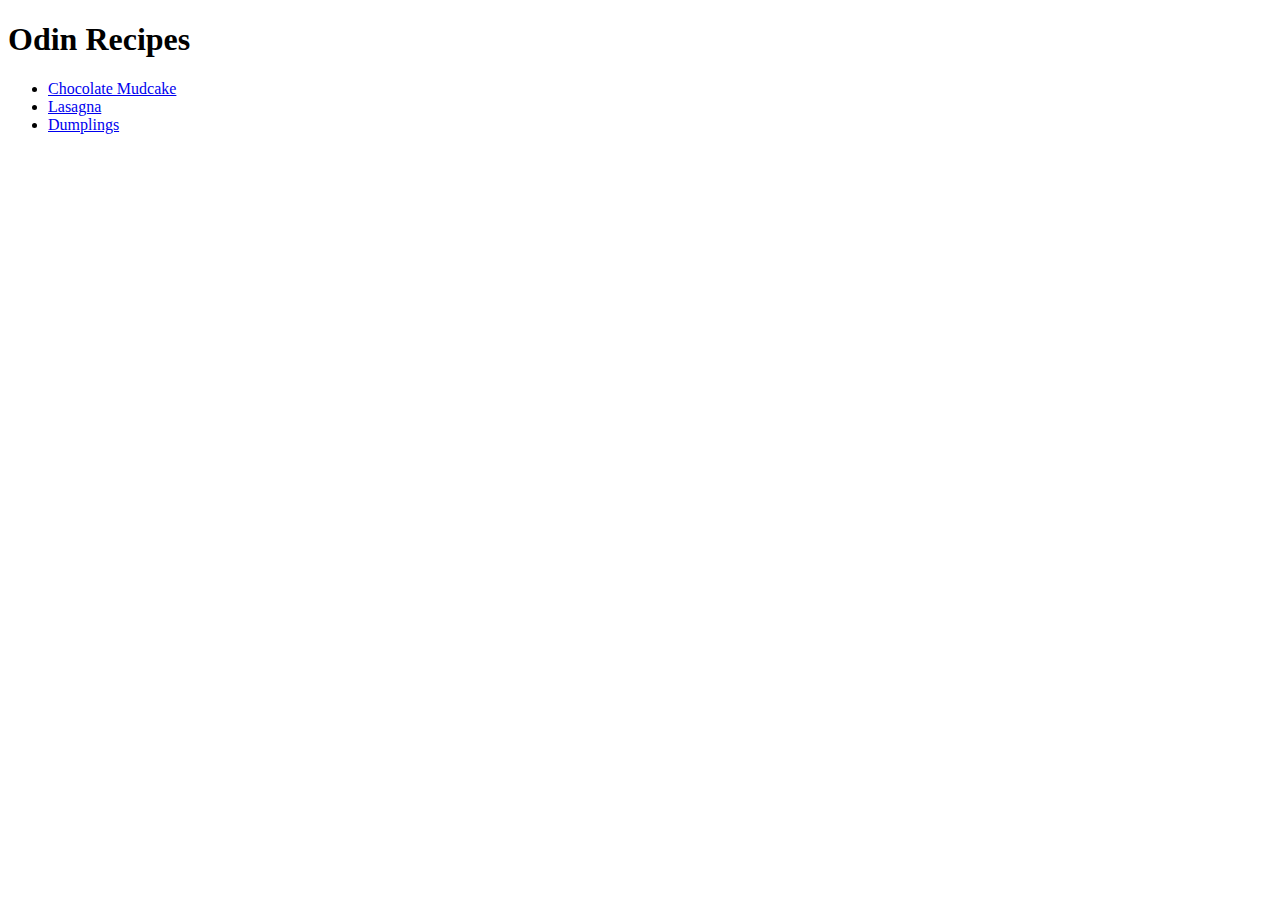
<file: index.html>
<!DOCTYPE HTML>
<html lang = "eng">
<head>
    <meta charset = "UTF-8">
    <title> Odin Recipes </title>
</head>
<body>
    <h1> Odin Recipes </h1>
    <ul>
        <li> <a href = "./recipes/chocolate mudcake.html" rel = "noopener noreferrer"> Chocolate Mudcake </a> </li>
        <li> <a href = "./recipes/lasagna.html" target = "blank" rel = "noopener noreferrer"> Lasagna </a></li>
        <li> <a href = "./recipes/dumplings.html" target = "blank" rel = "noopener no referrer" > Dumplings </a></li>
    </ul>
</body>
</html>
</file>
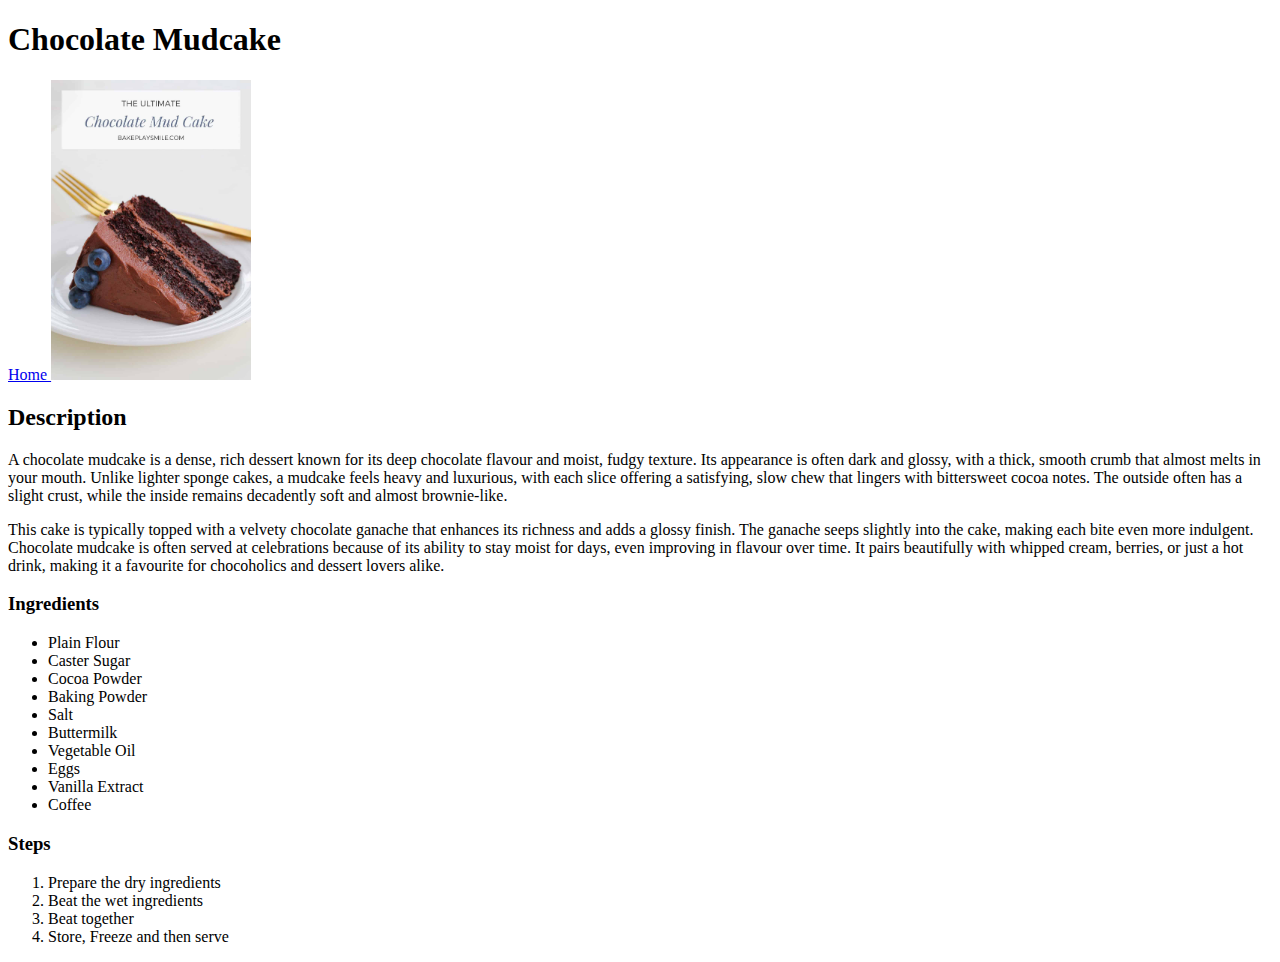
<file: recipes/chocolate mudcake.html>
<!DOCTYPE html>
<html lang = "en">
<head>
    <meta charset = "UTF-8">
    <title> Chocolate Mudcake Recipe</title>
</head>
<body>
    <h1> Chocolate Mudcake </h1>

    
    <a href = "../index.html" target = "blank" rel = "noopener noreferrer"> Home </a>

    <img src = "../images/Covers-3-1.jpg" alt = "This is the cake that you will be making in this recipe course!" height = "300" width = "200">

    <h2> Description </h2>
    <p> A chocolate mudcake is a dense, rich dessert known for its deep chocolate flavour and moist, fudgy texture. Its appearance is often dark and glossy, with a thick, smooth crumb that almost melts in your mouth. Unlike lighter sponge cakes, a mudcake feels heavy and luxurious, with each slice offering a satisfying, slow chew that lingers with bittersweet cocoa notes. The outside often has a slight crust, while the inside remains decadently soft and almost brownie-like. </p>
    
    <p> This cake is typically topped with a velvety chocolate ganache that enhances its richness and adds a glossy finish. The ganache seeps slightly into the cake, making each bite even more indulgent. Chocolate mudcake is often served at celebrations because of its ability to stay moist for days, even improving in flavour over time. It pairs beautifully with whipped cream, berries, or just a hot drink, making it a favourite for chocoholics and dessert lovers alike. </p>

    <h3> Ingredients </h3>

    <ul> 
        <li> Plain Flour </li>
        <li> Caster Sugar </li>
        <li> Cocoa Powder </li>
        <li> Baking Powder </li>
        <li> Salt </li>
        <li> Buttermilk </li>
        <li> Vegetable Oil </li>
        <li> Eggs </li>
        <li> Vanilla Extract </li>
        <li> Coffee </li>
    </ul>

    <h3> Steps </h3>
    <ol> 
        <li> Prepare the dry ingredients </li>
        <li> Beat the wet ingredients </li>
        <li> Beat together </li>
        <li> Store, Freeze and then serve </li>
    </ol>
</body>
</html>
</file>
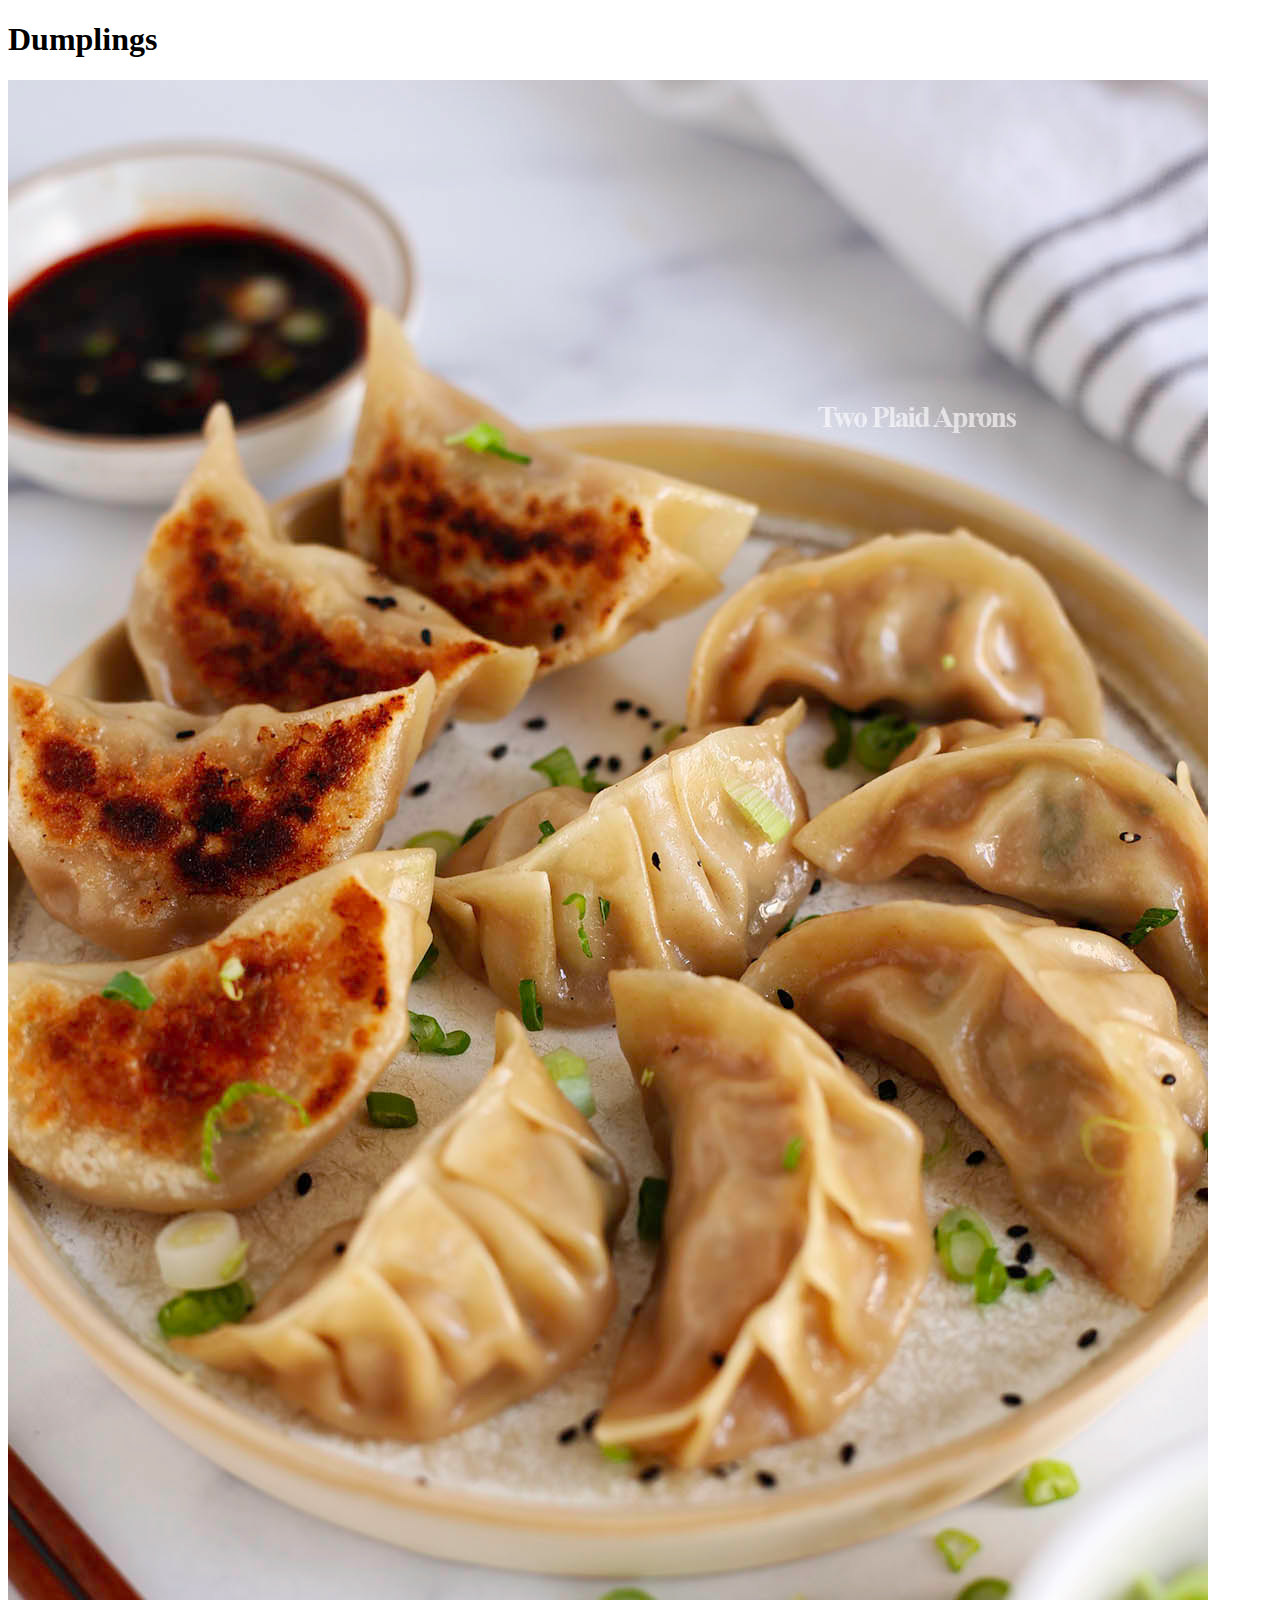
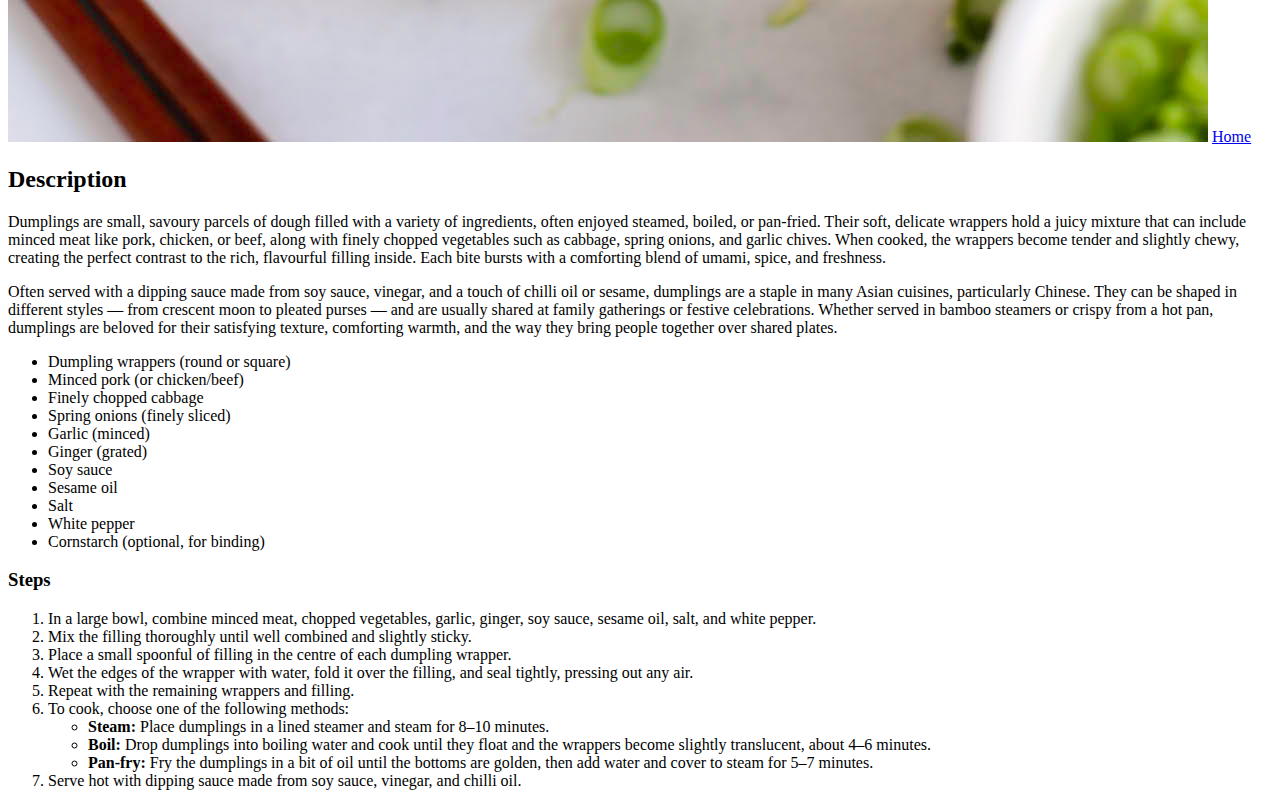
<file: recipes/dumplings.html>
<!DOCTYPE html>
<html lang = "en">
<head> 
    <meta charset = "UTF-8">
    <title> Dumplings Recipe </title>
</head>
<body>
    <h1> Dumplings </h1>

    <img src = "../images/Chinese-pork-dumplings-picking-up-a-dumpling-with-chopsticks.jpg" alt = "Dumplings you will be making">

    <a href = "../index.html" target = "blank" rel = "noopener noreferrer"> Home </a>

    <h2> Description </h2>

    <p> Dumplings are small, savoury parcels of dough filled with a variety of ingredients, often enjoyed steamed, boiled, or pan-fried. Their soft, delicate wrappers hold a juicy mixture that can include minced meat like pork, chicken, or beef, along with finely chopped vegetables such as cabbage, spring onions, and garlic chives. When cooked, the wrappers become tender and slightly chewy, creating the perfect contrast to the rich, flavourful filling inside. Each bite bursts with a comforting blend of umami, spice, and freshness. </p>

    <p> Often served with a dipping sauce made from soy sauce, vinegar, and a touch of chilli oil or sesame, dumplings are a staple in many Asian cuisines, particularly Chinese. They can be shaped in different styles — from crescent moon to pleated purses — and are usually shared at family gatherings or festive celebrations. Whether served in bamboo steamers or crispy from a hot pan, dumplings are beloved for their satisfying texture, comforting warmth, and the way they bring people together over shared plates. </p>

    <ul>
        <li>Dumpling wrappers (round or square)</li>
        <li>Minced pork (or chicken/beef)</li>
        <li>Finely chopped cabbage</li>
        <li>Spring onions (finely sliced)</li>
        <li>Garlic (minced)</li>
        <li>Ginger (grated)</li>
        <li>Soy sauce</li>
        <li>Sesame oil</li>
        <li>Salt</li>
        <li>White pepper</li>
        <li>Cornstarch (optional, for binding)</li>
    </ul>   

    <h3> Steps </h3>
    <ol>
        <li>In a large bowl, combine minced meat, chopped vegetables, garlic, ginger, soy sauce, sesame oil, salt, and white pepper.</li>
        <li>Mix the filling thoroughly until well combined and slightly sticky.</li>
        <li>Place a small spoonful of filling in the centre of each dumpling wrapper.</li>
        <li>Wet the edges of the wrapper with water, fold it over the filling, and seal tightly, pressing out any air.</li>
        <li>Repeat with the remaining wrappers and filling.</li>
        <li>To cook, choose one of the following methods:
            <ul>
            <li><strong>Steam:</strong> Place dumplings in a lined steamer and steam for 8–10 minutes.</li>
            <li><strong>Boil:</strong> Drop dumplings into boiling water and cook until they float and the wrappers become slightly translucent, about 4–6 minutes.</li>
            <li><strong>Pan-fry:</strong> Fry the dumplings in a bit of oil until the bottoms are golden, then add water and cover to steam for 5–7 minutes.</li>
            </ul>
        </li>
        <li>Serve hot with dipping sauce made from soy sauce, vinegar, and chilli oil.</li>
    </ol>
</body>
</html>
</file>
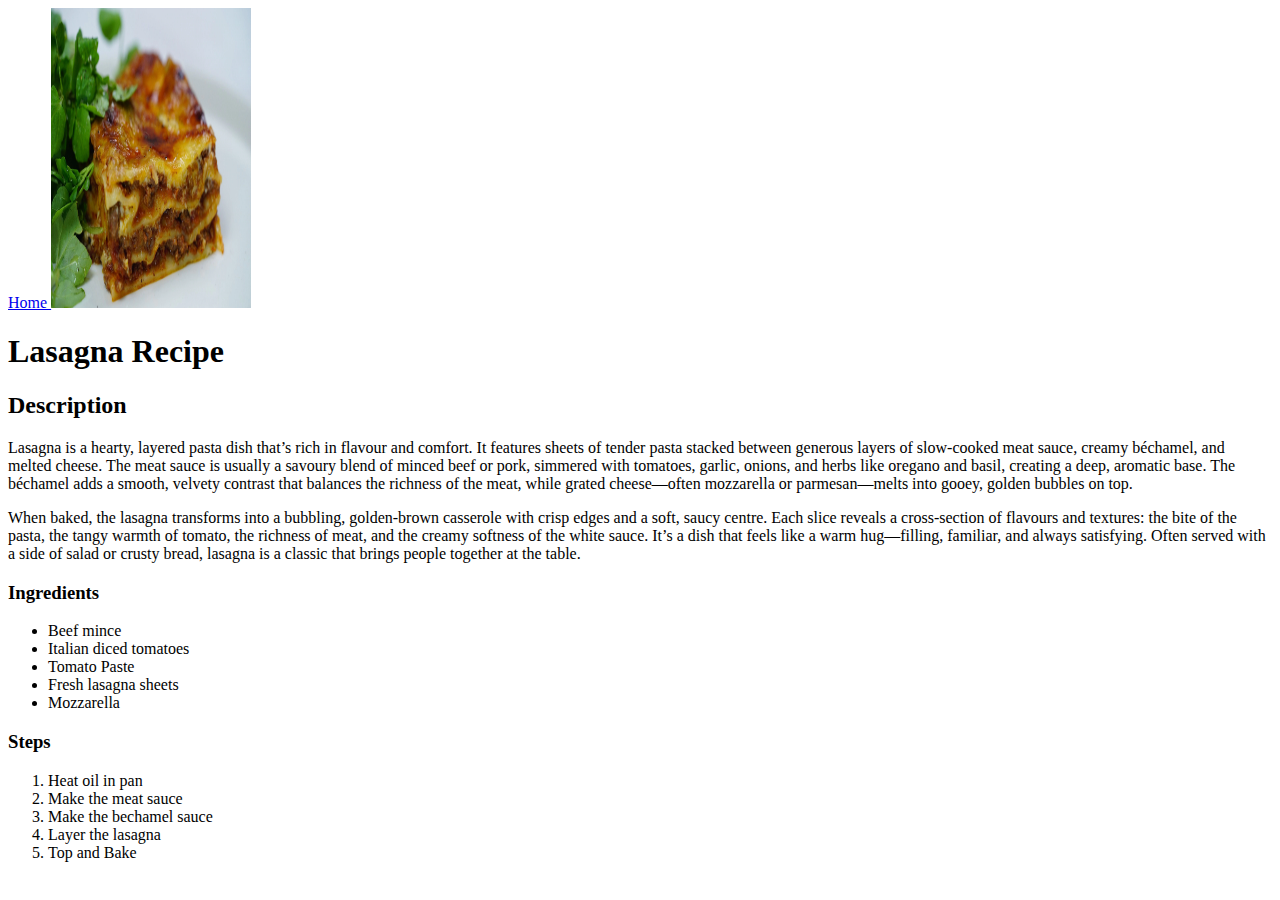
<file: recipes/lasagna.html>
<!DOCTYPE HTML>
<html lang = "en">
<head>
    <meta charset = "UTF-8">
    <title> Lasagna Recipe </title>
</head>
<body>
    <a href = "../index.html" target = "blank" rel = "noopener noreferrer"> Home </a>

    <img src = "../images/our-favourite-lasagne-118950-2.jpg.webp" alt = "You will make this lasagna" height = "300" width = "200">

    <h1> Lasagna Recipe </h1>

    <h2> Description </h2>

    <p> Lasagna is a hearty, layered pasta dish that’s rich in flavour and comfort. It features sheets of tender pasta stacked between generous layers of slow-cooked meat sauce, creamy béchamel, and melted cheese. The meat sauce is usually a savoury blend of minced beef or pork, simmered with tomatoes, garlic, onions, and herbs like oregano and basil, creating a deep, aromatic base. The béchamel adds a smooth, velvety contrast that balances the richness of the meat, while grated cheese—often mozzarella or parmesan—melts into gooey, golden bubbles on top. </p>

    <p> When baked, the lasagna transforms into a bubbling, golden-brown casserole with crisp edges and a soft, saucy centre. Each slice reveals a cross-section of flavours and textures: the bite of the pasta, the tangy warmth of tomato, the richness of meat, and the creamy softness of the white sauce. It’s a dish that feels like a warm hug—filling, familiar, and always satisfying. Often served with a side of salad or crusty bread, lasagna is a classic that brings people together at the table. </p>

    <h3> Ingredients </h3>

    <ul>
        <li> Beef mince </li>
        <li> Italian diced tomatoes</li>
        <li> Tomato Paste </li>
        <li> Fresh lasagna sheets</li>
        <li> Mozzarella </li>
    </ul>

    <h3> Steps </h3>
    <ol> 
        <li> Heat oil in pan </li>
        <li> Make the meat sauce </li>
        <li> Make the bechamel sauce </li>
        <li> Layer the lasagna </li>
        <li> Top and Bake </li>
    </ol>
</body>
</html>
</file>
